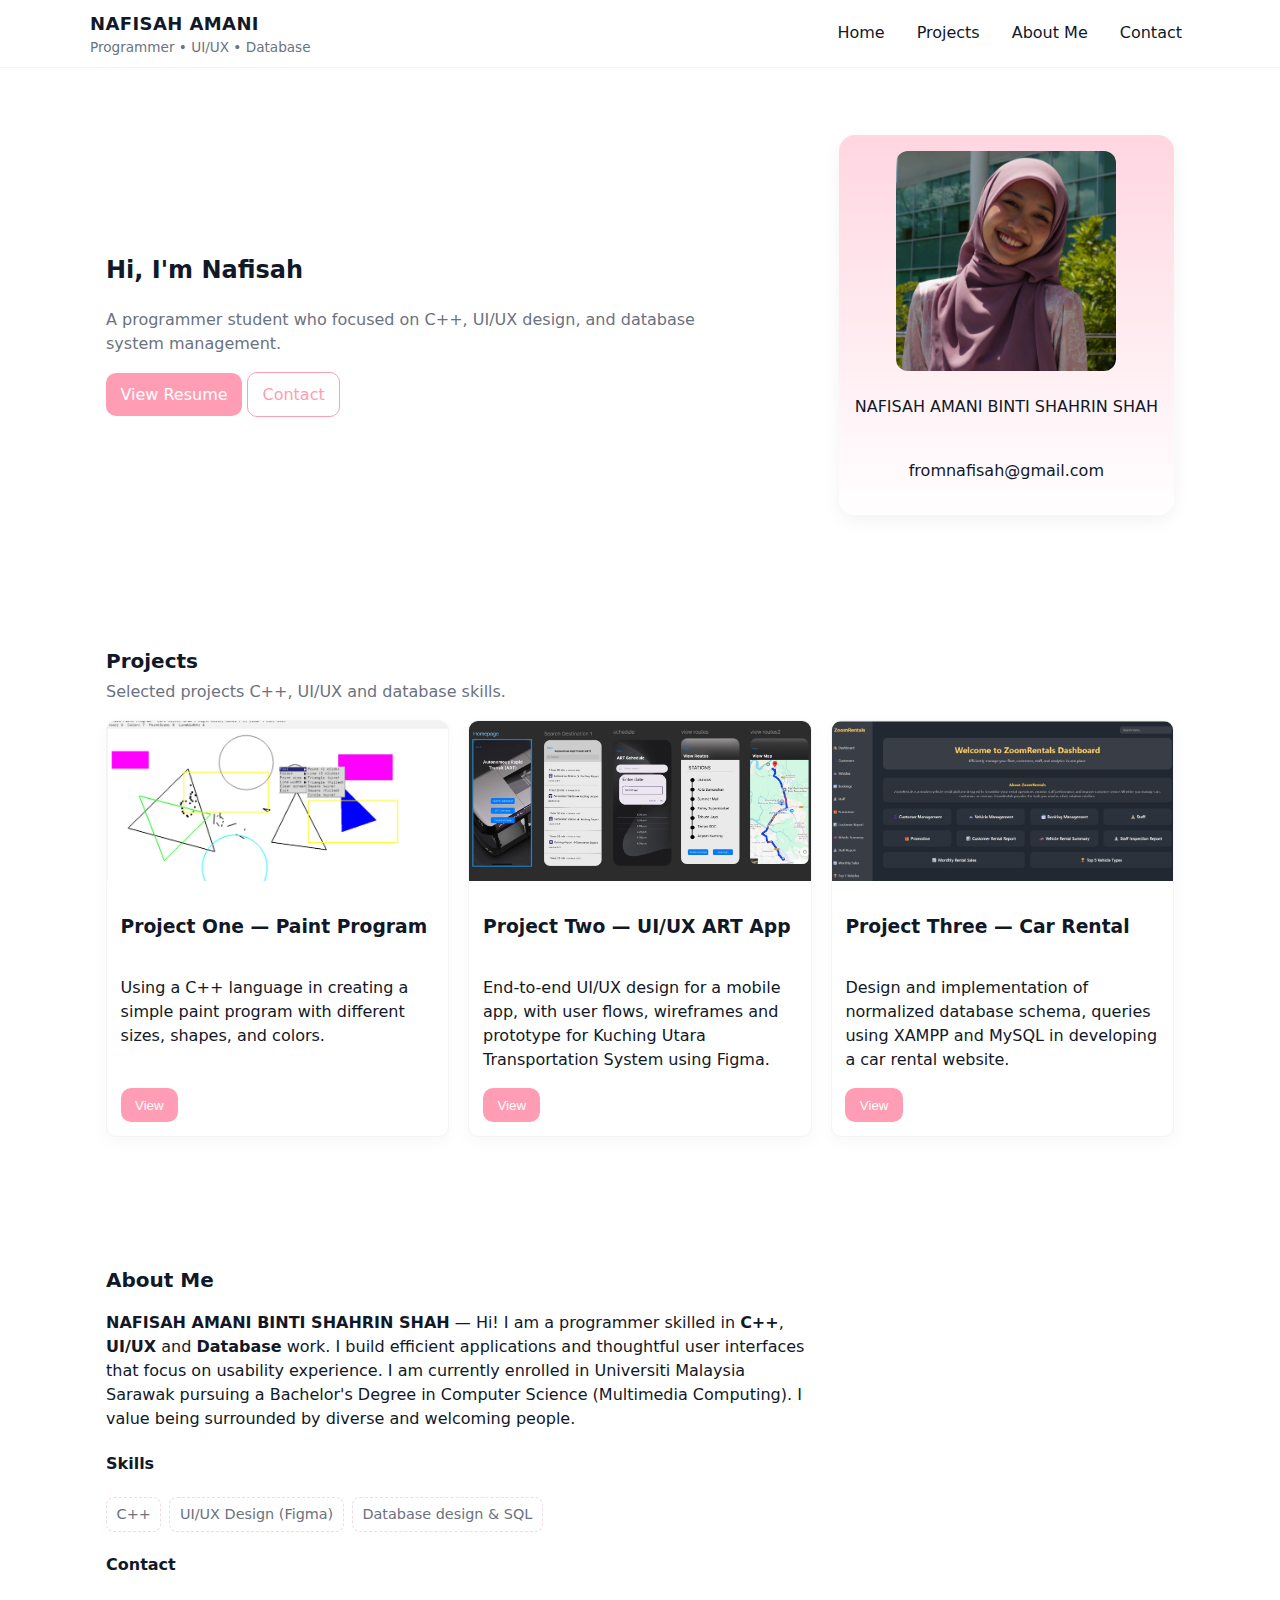
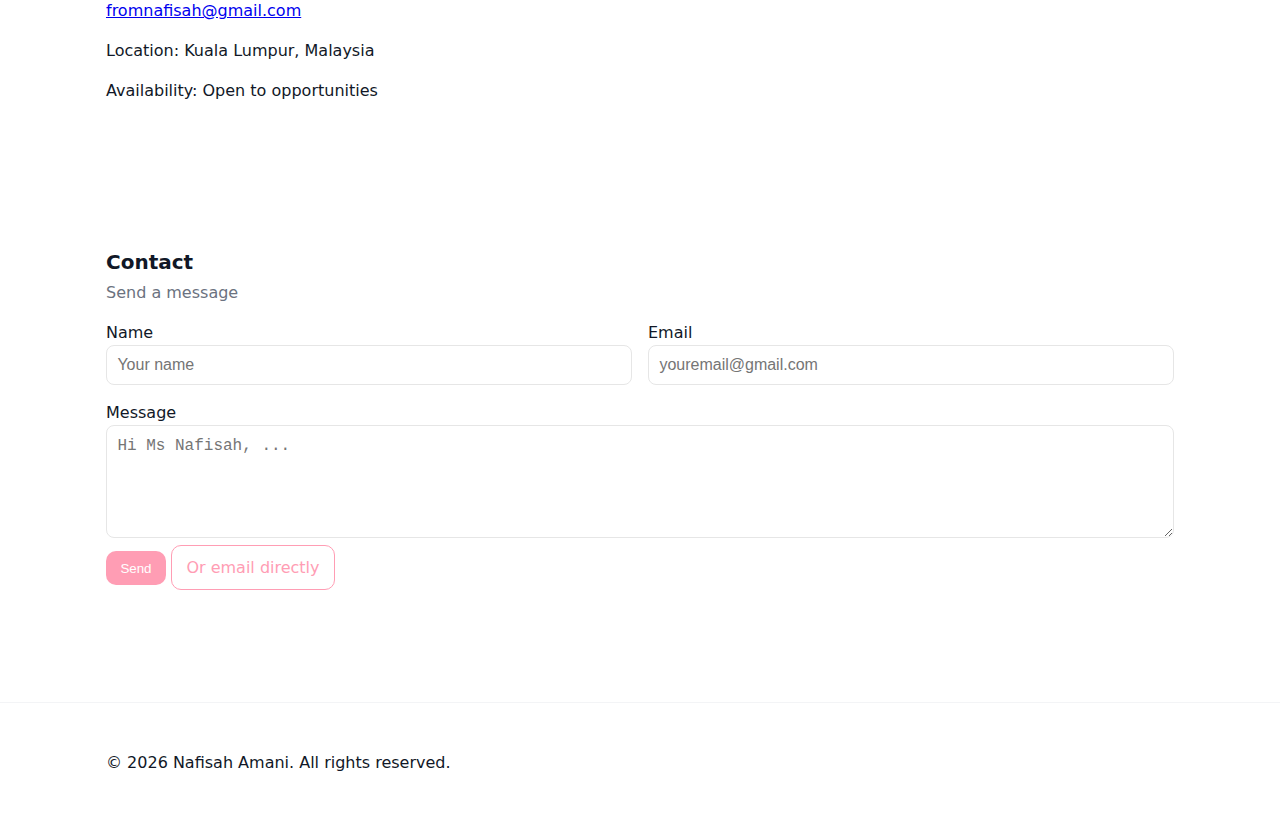
<file: index.html>
<!doctype html>
<html lang="en">
<head>
  <meta charset="utf-8" />
  <meta name="viewport" content="width=device-width,initial-scale=1" />
  <title>Nafisah Amani — Portfolio</title>
  <meta name="description" content="Personal portfolio of Nafisah Amani — Programmer, UI/UX, Database.">
  <link rel="stylesheet" href="style.css">
</head>
<body>
  <a class="skip-link" href="#main">Skip to content</a>

  <header class="site-header">
    <div class="container header-inner">
      <div class="brand">
        <h1 class="logo">NAFISAH AMANI</h1>
        <p class="tagline">Programmer • UI/UX • Database</p>
      </div>

      <button id="nav-toggle" aria-expanded="false" aria-controls="nav" aria-label="Toggle navigation">
        <span class="hamburger"></span>
      </button>

      <nav id="nav" class="site-nav" aria-label="Main navigation">
      <ul>
        <li><a href="#home">Home</a></li>
        <li><a href="#projects">Projects</a></li>
        <li><a href="#about">About Me</a></li>
        <li><a href="#contact">Contact</a></li>
      </ul>
    </nav>
    </div>
  </header>

  <main id="main">
    <!-- HOME / HERO -->
    <section id="home" class="hero">
      <div class="container hero-inner">
        <div class="hero-text">
          <h2 id="typed-target" aria-live="polite">Hi, I'm Nafisah Amani.</h2>
          <p class="lead">A programmer student who focused on C++, UI/UX design, and database system management.</p>

          <div class="hero-cta">
          <a class="btn" href="resume/Nafisah-Amani-Resume.pdf" download>View Resume</a>
          <a class="btn btn-outline" href="#contact">Contact</a>
        </div>

        </div>

        <div class="hero-card" aria-hidden="false">
          <img src="images/profile4.png" alt="Profile photo of Nafisah Amani">
          <p class="small muted">NAFISAH AMANI BINTI SHAHRIN SHAH</p>
          <p class="small muted">fromnafisah@gmail.com</p>
        </div>
      </div>
    </section>

    <!-- PROJECTS -->
    <section id="projects" class="section">
      <div class="container">
        <h2 class="section-title">Projects</h2>
        <p class="section-desc">Selected projects C++, UI/UX and database skills.</p>

        <div class="projects-grid">
          <!-- PAINT PROGRAM -->
          <article class="project-card" tabindex="0">
            <img src="images/project1.jpg" alt="screenshot of Paint Program">
            <div class="project-body">
              <h3>Project One — Paint Program</h3>
              <p>Using a C++ language in creating a simple paint program with different sizes, shapes, and colors.</p>
              <div class="project-actions">
                <button class="btn small" data-project="1">View</button>
              </div>
            </div>
          </article>

          <!-- ART APP -->
          <article class="project-card" tabindex="0">
            <img src="images/project2.jpg" alt="Screenshot of Project Two">
            <div class="project-body">
              <h3>Project Two — UI/UX ART App</h3>
              <p>End-to-end UI/UX design for a mobile app, with user flows, wireframes and prototype for Kuching Utara Transportation System using Figma.</p>
              <div class="project-actions">
                <button class="btn small" data-project="2">View</button>
              </div>
            </div>
          </article>

          <!-- CAR RENTAL DATABASE -->
          <article class="project-card" tabindex="0">
            <img src="images/project3.jpg" alt="Screenshot of Car Rental">
            <div class="project-body">
              <h3>Project Three — Car Rental</h3>
              <p>Design and implementation of normalized database schema, queries using XAMPP and MySQL in developing a car rental website.</p>
              <div class="project-actions">
                <button class="btn small" data-project="3">View</button>
              </div>
            </div>
          </article>
        </div>
      </div>
    </section>

    <!-- About Me -->
    <section id="about" class="section alt">
      <div class="container">
        <h2 class="section-title">About Me</h2>
        <div class="about-grid">
          <div class="about-text">
            <p><strong>NAFISAH AMANI BINTI SHAHRIN SHAH</strong> — Hi! I am a programmer skilled in <strong>C++</strong>, <strong>UI/UX</strong> and <strong>Database</strong> work. I build efficient applications and thoughtful user interfaces that focus on usability experience. I am currently enrolled in Universiti Malaysia Sarawak pursuing a Bachelor's Degree in Computer Science (Multimedia Computing). I value being surrounded by diverse and welcoming people.</p>
          
            <h4>Skills</h4>
            <ul class="skills">
              <li>C++</li>
              <li>UI/UX Design (Figma)</li>
              <li>Database design & SQL</li>
            </ul>

          <aside class="about-sidebar" aria-label="Contact and quick info">
            <div class="card">
              <h4>Contact</h4>
              <p><a href="mailto:fromnafisah@gmail.com">fromnafisah@gmail.com</a></p>
              <p>Location: Kuala Lumpur, Malaysia</p>
              <p>Availability: Open to opportunities</p>
            </div>
          </aside>
        </div>
      </div>
    </section>

    <!-- CONTACT -->
    <section id="contact" class="section">
      <div class="container">
        <h2 class="section-title">Contact</h2>
        <p class="section-desc">Send a message</p>

        <form id="contact-form" novalidate>
          <div class="form-grid">
            <label>
              <span class="label-text">Name</span>
              <input type="text" id="name" name="name" required placeholder="Your name">
            </label>

            <label>
              <span class="label-text">Email</span>
              <input type="email" id="email" name="email" required placeholder="youremail@gmail.com">
            </label>

            <label class="full">
              <span class="label-text">Message</span>
              <textarea id="message" name="message" required rows="5" placeholder="Hi Ms Nafisah, ..."></textarea>
            </label>
          </div>

          <div class="form-actions">
            <button type="submit" class="btn">Send</button>
            <a class="btn btn-outline" href="mailto:fromnafisah@gmail.com">Or email directly</a>
          </div>

          <p id="form-status" class="form-status" role="status" aria-live="polite"></p>
        </form>
      </div>
    </section>
  </main>

  <a id="back-to-top" class="back-to-top hidden">↑</a>

  <footer class="site-footer">
  <div class="container footer-inner">
    <p>© <span id="year"></span> Nafisah Amani. All rights reserved.</p>
  </div>
</footer>

  <!-- PROJECT MODAL -->
  <div id="project-modal" class="modal" role="dialog" aria-modal="true" aria-hidden="true">
    <div class="modal-content" role="document">
      <button class="modal-close" aria-label="Close project details">×</button>
      <div id="modal-body"></div>
    </div>
  </div>

  <script src="script.js" defer></script>
</body>
</html>
</file>
<file: style.css>
:root{
  --bg:#ffffff;
  --text:#111827;
  --muted:#6b7280;
  --accent:#ffd6e2; /* pastel pink */
  --accent-strong:#ff9db4;
  --container:1100px;
  --radius:12px;
  --transition:200ms ease;
  --focus: 3px solid rgba(255,157,180,0.25);
  font-family: Inter, system-ui, -apple-system, "Segoe UI", Roboto, "Helvetica Neue", Arial;
}

/* Base reset */
*{box-sizing:border-box}
html,body{height:100%}
body{
  margin:0;
  background:var(--bg);
  color:var(--text);
  -webkit-font-smoothing:antialiased;
  -moz-osx-font-smoothing:grayscale;
  line-height:1.5;
  font-size:16px;
}

/* Skip link */
.skip-link{position:absolute;left:-999px;top:auto;background:#fff;padding:8px;border-radius:6px}
.skip-link:focus{left:20px;top:20px;z-index:1000;outline:var(--focus)}

/* Container */
.container{max-width:var(--container);margin:0 auto;padding:1rem}

/* Header & nav */
.site-header{border-bottom:1px solid #f3f4f6;position:sticky;top:0;background:var(--bg);z-index:50}
.header-inner{display:flex;align-items:center;justify-content:space-between;padding:0.6rem 0}
.brand .logo{margin:0;font-size:1.125rem;letter-spacing:0.4px}
.brand .tagline{margin:0;font-size:0.85rem;color:var(--muted)}

/* Nav */
.site-nav ul{display:flex;gap:1rem;list-style:none;margin:0;padding:0}
.site-nav a{color:var(--text);text-decoration:none;padding:0.5rem;border-radius:8px;display:inline-block}
.site-nav a:focus,.site-nav a:hover{outline:none;background:var(--accent);}

/* Hamburger (mobile) */
#nav-toggle{display:none;background:none;border:0;padding:0;cursor:pointer}
.hamburger{width:24px;height:2px;background:var(--text);display:block;position:relative}
.hamburger::before,.hamburger::after{content:"";position:absolute;left:0;right:0;height:2px;background:var(--text)}
.hamburger::before{top:-7px}
.hamburger::after{top:7px}

/* Hero */
.hero{padding:3.2rem 0}
.hero-inner{display:flex;gap:2rem;align-items:center;justify-content:space-between}
.hero-text{max-width:640px}
.lead{color:var(--muted);margin-top:0.4rem}
.hero-card{background:linear-gradient(180deg,var(--accent),#fff);border-radius:16px;padding:1rem;display:flex;flex-direction:column;align-items:center;gap:0.5rem;box-shadow:0 6px 18px rgba(0,0,0,0.05)}
.hero-card img{width:220px;height:220px;border-radius:12px;object-fit:cover}

/* Buttons */
.btn{background:var(--accent-strong);border:0;padding:0.6rem 0.9rem;border-radius:10px;color:#fff;text-decoration:none;display:inline-block;cursor:pointer;transition:transform var(--transition)}
.btn:hover{transform:translateY(-2px)}
.btn-outline{background:transparent;border:1px solid var(--accent-strong);color:var(--accent-strong)}

/* Sections */
.section{padding:3rem 0}
.section-title{font-size:1.25rem;margin:0}
.section-desc{color:var(--muted);margin-top:0.25rem}

/* Projects grid */
.projects-grid{display:grid;grid-template-columns:repeat(3,1fr);gap:1.2rem;margin-top:1rem}
.project-card{background:#fff;border-radius:10px;overflow:hidden;border:1px solid #f3f4f6;box-shadow:0 6px 18px rgba(0,0,0,0.03);display:flex;flex-direction:column}
.project-card img{width:100%;height:160px;object-fit:cover}
.project-body{padding:0.85rem;flex:1;display:flex;flex-direction:column}
.project-actions{margin-top:auto;display:flex;gap:0.6rem;align-items:center}
small.muted{color:var(--muted);font-size:0.85rem}

/* About */
.about-grid{display:grid;grid-template-columns:2fr 1fr;gap:1rem;align-items:start}
.skills{display:flex;flex-wrap:wrap;gap:0.5rem;padding:0;margin:0;list-style:none}
.skills li{background:#fff;border:1px dashed #f6d8e0;padding:0.35rem 0.6rem;border-radius:8px;color:var(--muted);font-size:0.9rem}

/* Forms */
.form-grid{display:grid;grid-template-columns:1fr 1fr;gap:1rem}
.form-grid label{display:block}
.form-grid .full{grid-column:1/-1}
input,textarea{width:100%;padding:0.65rem;border:1px solid #e6e6e6;border-radius:8px;font-size:1rem}
input:focus,textarea:focus{outline:none;box-shadow:var(--focus);border-color:var(--accent-strong)}

/* Footer */
.site-footer{border-top:1px solid #f3f4f6;padding:1rem 0;margin-top:2rem}
.footer-inner{display:flex;justify-content:space-between;align-items:center}

/* Modal */
.modal{position:fixed;inset:0;display:none;align-items:center;justify-content:center;background:rgba(0,0,0,0.45);padding:1rem}
.modal[aria-hidden="false"]{display:flex}
.modal-content{background:#fff;border-radius:12px;padding:1.2rem;max-width:800px;width:100%;max-height:90vh;overflow:auto;position:relative}
.modal-close{position:absolute;right:12px;top:8px;border:0;background:none;font-size:1.4rem;cursor:pointer}

/* Back to top */
.back-to-top{display:inline-block;padding:0.4rem 0.6rem;border-radius:999px;background:var(--accent-strong);color:white;text-decoration:none}
.back-to-top.hidden{display:none}

/* Responsive */
@media (max-width:900px){
  .projects-grid{grid-template-columns:repeat(2,1fr)}
  .hero-inner{flex-direction:column-reverse}
  .hero-card img{width:180px;height:180px}
  .about-grid{grid-template-columns:1fr}
}

@media (max-width:680px){
  #nav-toggle{display:block}
  .site-nav{position:absolute;right:12px;top:64px;background:#fff;border-radius:10px;padding:0.6rem;box-shadow:0 6px 18px rgba(0,0,0,0.06);display:none}
  .site-nav[aria-expanded="true"]{display:block}
  .site-nav ul{flex-direction:column;gap:0}
  .projects-grid{grid-template-columns:1fr}
  .form-grid{grid-template-columns:1fr}
}

/* Focus states (accessibility) */
a:focus,button:focus,input:focus,textarea:focus{outline:none;box-shadow:var(--focus)}
</file>
